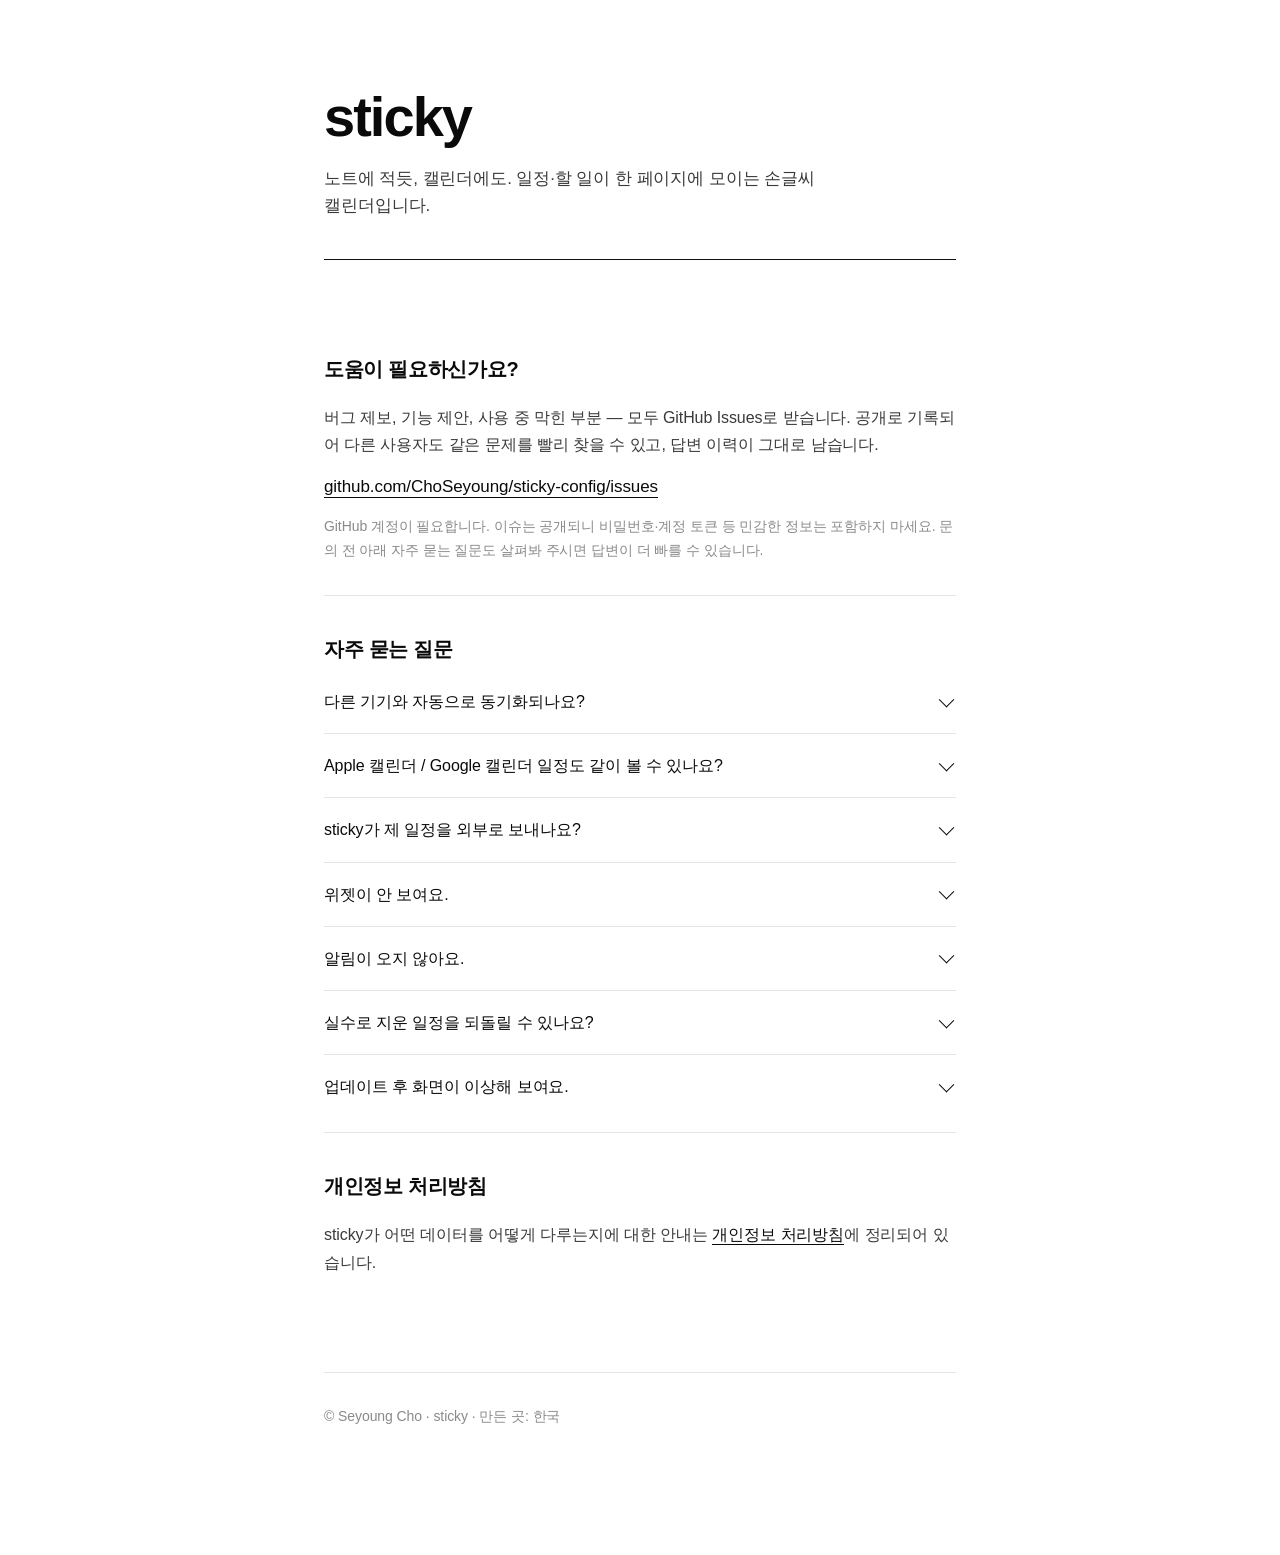
<file: index.html>
<!doctype html>
<html lang="ko">
<head>
<meta charset="utf-8">
<meta name="viewport" content="width=device-width, initial-scale=1">
<meta name="theme-color" content="#FFFFFF" media="(prefers-color-scheme: light)">
<meta name="theme-color" content="#0A0A0A" media="(prefers-color-scheme: dark)">
<title>sticky · 도움말</title>
<link rel="stylesheet" href="style.css">
</head>
<body>
<main class="wrap">

<header class="hero">
  <h1>sticky</h1>
  <p class="lede">노트에 적듯, 캘린더에도. 일정·할 일이 한 페이지에 모이는 손글씨 캘린더입니다.</p>
</header>

<section>
  <h2>도움이 필요하신가요?</h2>
  <p>
    버그 제보, 기능 제안, 사용 중 막힌 부분 — 모두 GitHub Issues로 받습니다.
    공개로 기록되어 다른 사용자도 같은 문제를 빨리 찾을 수 있고, 답변 이력이 그대로 남습니다.
  </p>
  <p class="contact">
    <a href="https://github.com/ChoSeyoung/sticky-config/issues">github.com/ChoSeyoung/sticky-config/issues</a>
  </p>
  <p class="muted">
    GitHub 계정이 필요합니다. 이슈는 공개되니 비밀번호·계정 토큰 등 민감한 정보는 포함하지 마세요.
    문의 전 아래 자주 묻는 질문도 살펴봐 주시면 답변이 더 빠를 수 있습니다.
  </p>
</section>

<section>
  <h2>자주 묻는 질문</h2>

  <details>
    <summary>다른 기기와 자동으로 동기화되나요?</summary>
    <p>
      같은 Apple ID로 로그인된 iPhone·iPad 사이는 iCloud로 자동 동기화됩니다.
      별도 계정이나 설정이 필요하지 않습니다.
    </p>
  </details>

  <details>
    <summary>Apple 캘린더 / Google 캘린더 일정도 같이 볼 수 있나요?</summary>
    <p>
      설정에서 권한을 허용하면 sticky 위에 함께 보입니다.
      외부 캘린더 일정은 <strong>읽기 전용</strong>으로 표시되며, sticky가 외부 캘린더를 수정하거나 새 일정을 외부에 만들지는 않습니다.
    </p>
  </details>

  <details>
    <summary>sticky가 제 일정을 외부로 보내나요?</summary>
    <p>
      아니요. 모든 일정·할 일은 사용자의 iCloud 계정 안에만 저장됩니다.
      sticky 운영자(만든 사람)가 그 데이터를 볼 수 있는 경로는 없습니다.
    </p>
  </details>

  <details>
    <summary>위젯이 안 보여요.</summary>
    <p>
      iPhone·iPad 홈 화면에서 빈 곳을 길게 눌러 편집 모드로 들어간 뒤,
      좌측 상단의 <strong>＋</strong>를 눌러 "sticky"를 검색해 위젯을 추가해 주세요.
      잠금화면 위젯도 동일하게 추가할 수 있습니다.
    </p>
  </details>

  <details>
    <summary>알림이 오지 않아요.</summary>
    <p>
      iOS 설정 → 알림 → sticky로 이동해 알림 허용이 켜져 있는지 확인해 주세요.
      집중 모드(Focus)나 방해 금지가 켜져 있으면 알림이 미뤄질 수 있습니다.
    </p>
  </details>

  <details>
    <summary>실수로 지운 일정을 되돌릴 수 있나요?</summary>
    <p>
      삭제 직후 화면 하단의 "되돌리기" 버튼으로 복구할 수 있습니다.
      그 외엔 iCloud의 동기화 시점에 따라 다른 기기에서 잠시 남아 있을 수 있어요.
    </p>
  </details>

  <details>
    <summary>업데이트 후 화면이 이상해 보여요.</summary>
    <p>
      앱을 한 번 종료하고 다시 실행해 주세요. 그래도 동일하다면
      <a href="https://github.com/ChoSeyoung/sticky-config/issues/new">GitHub Issues</a>에
      증상과 기기·iOS 버전을 적어 등록해 주시면 빠르게 확인해 드립니다.
    </p>
  </details>
</section>

<section>
  <h2>개인정보 처리방침</h2>
  <p>
    sticky가 어떤 데이터를 어떻게 다루는지에 대한 안내는
    <a href="privacy.html">개인정보 처리방침</a>에 정리되어 있습니다.
  </p>
</section>

<footer>
  <p class="muted">
    © Seyoung Cho · sticky · 만든 곳: 한국
  </p>
</footer>

</main>
</body>
</html>
</file>
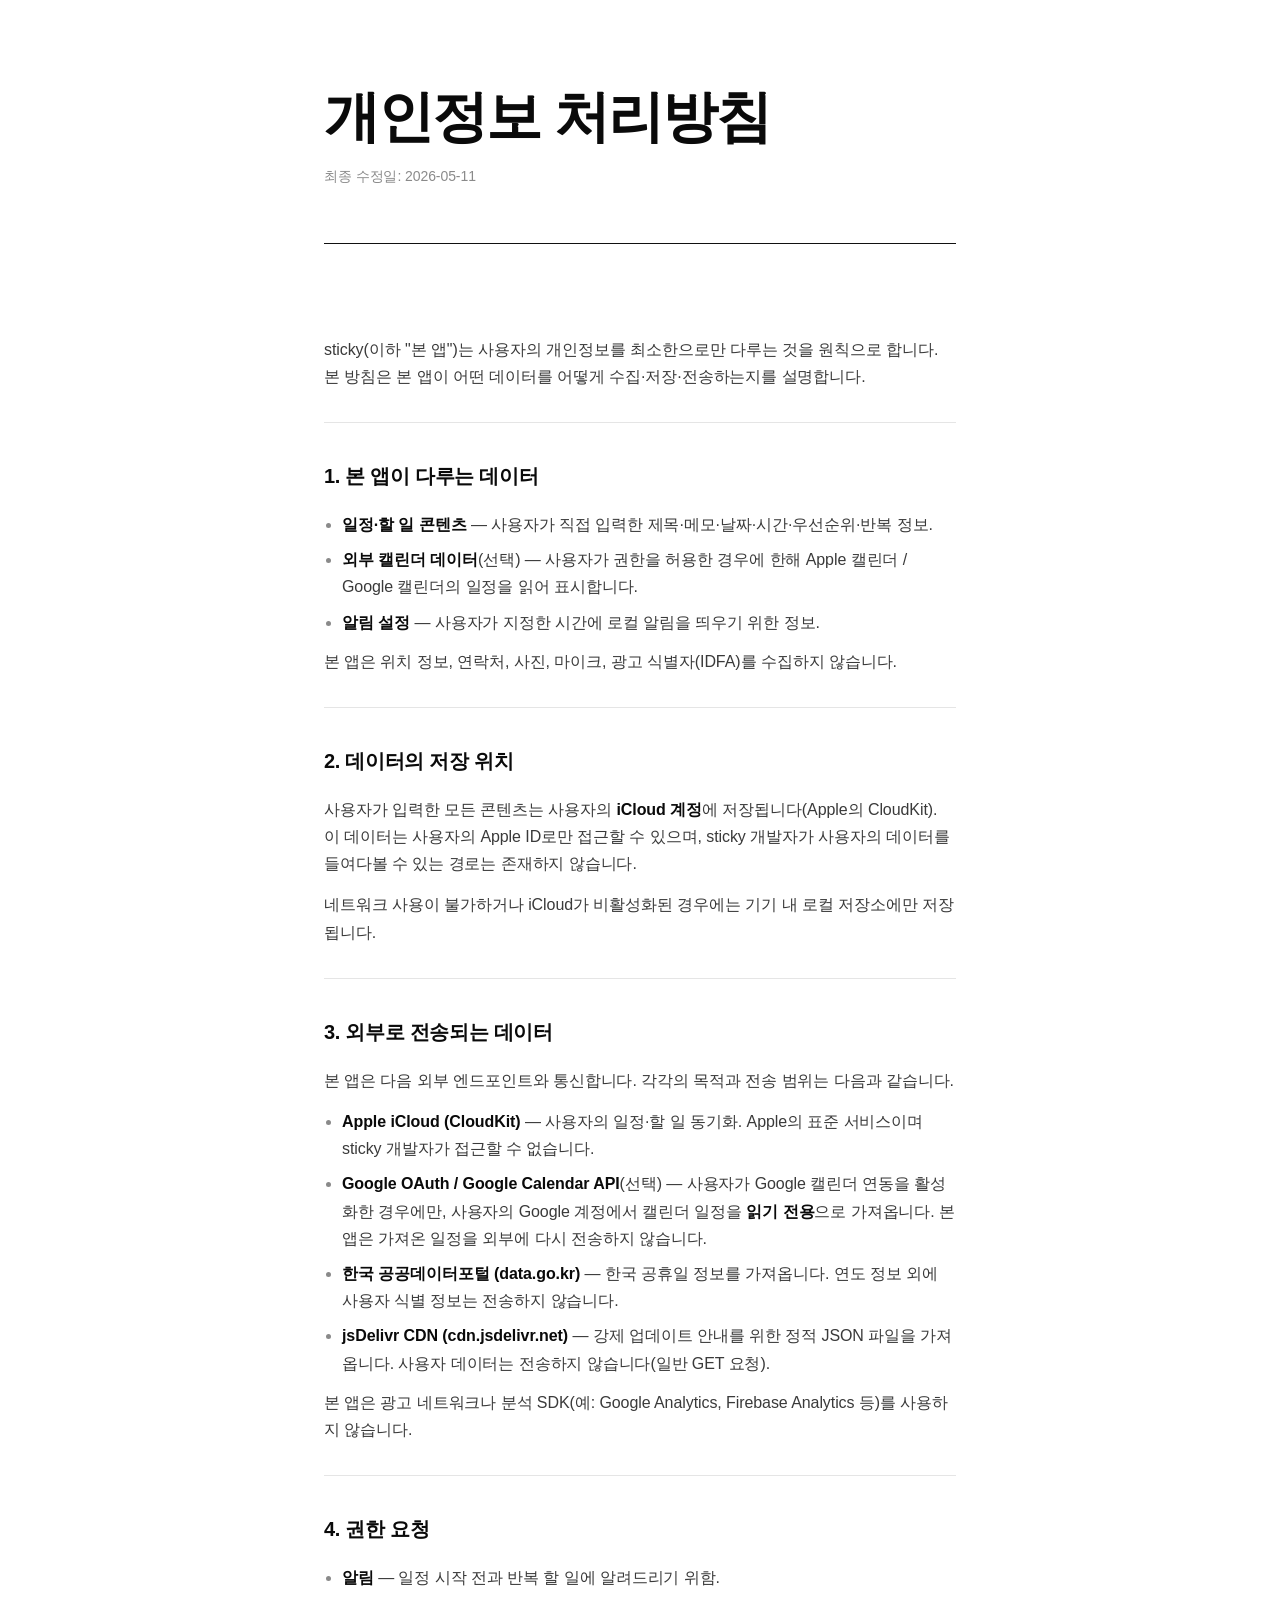
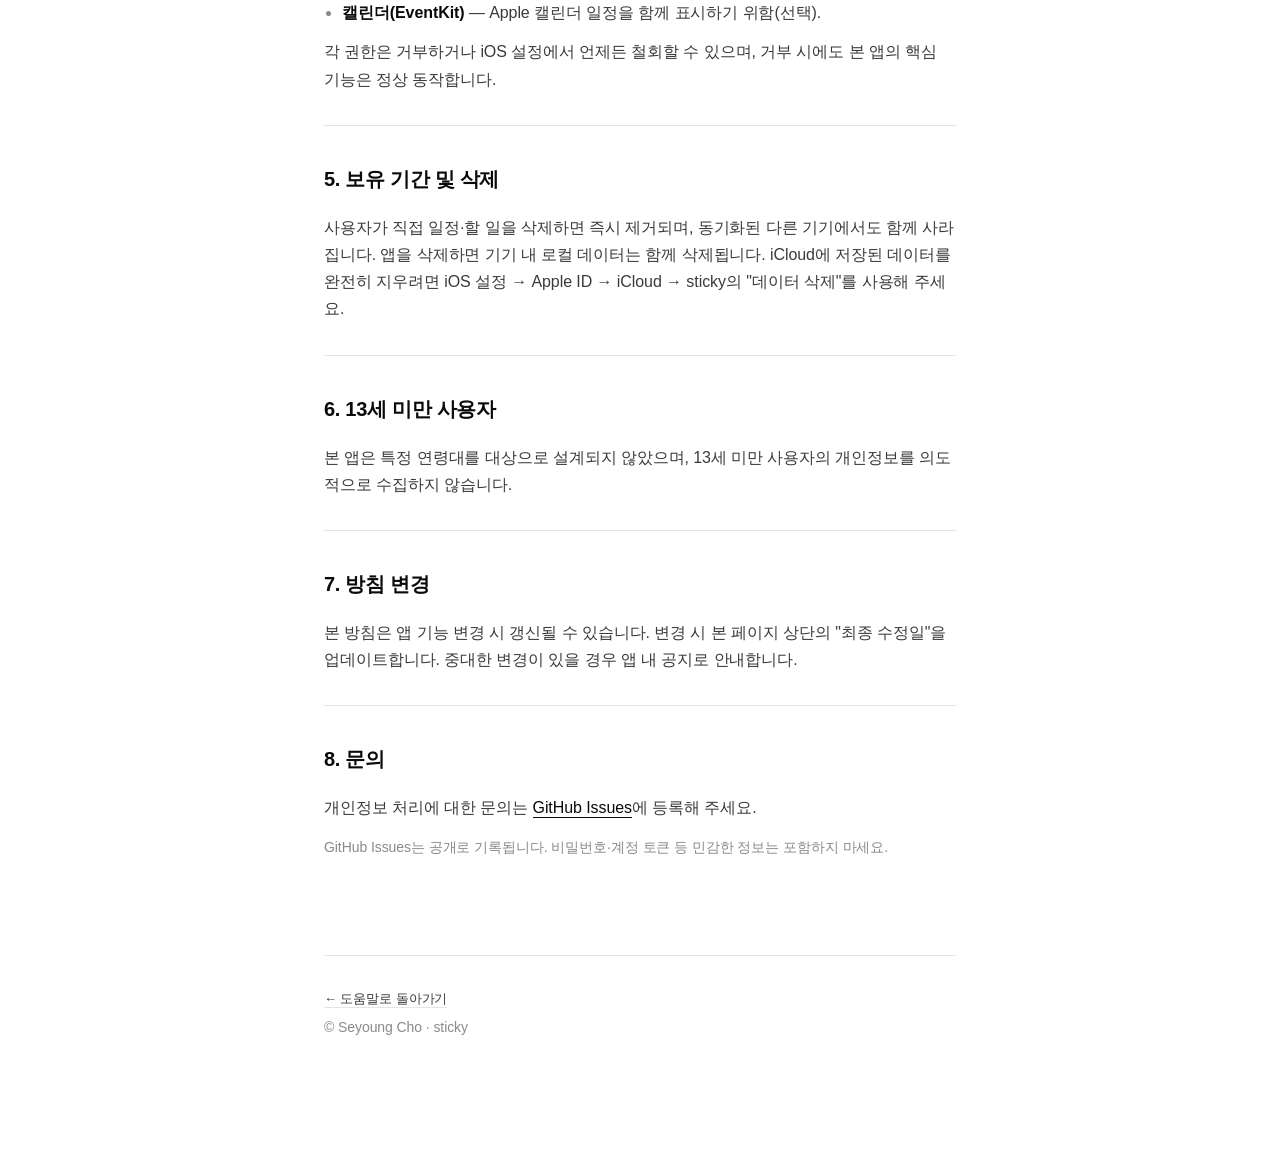
<file: privacy.html>
<!doctype html>
<html lang="ko">
<head>
<meta charset="utf-8">
<meta name="viewport" content="width=device-width, initial-scale=1">
<meta name="theme-color" content="#FFFFFF" media="(prefers-color-scheme: light)">
<meta name="theme-color" content="#0A0A0A" media="(prefers-color-scheme: dark)">
<title>sticky · 개인정보 처리방침</title>
<link rel="stylesheet" href="style.css">
</head>
<body>
<main class="wrap">

<header class="hero">
  <h1>개인정보 처리방침</h1>
  <p class="muted">최종 수정일: 2026-05-11</p>
</header>

<section>
  <p>
    sticky(이하 "본 앱")는 사용자의 개인정보를 최소한으로만 다루는 것을 원칙으로 합니다.
    본 방침은 본 앱이 어떤 데이터를 어떻게 수집·저장·전송하는지를 설명합니다.
  </p>
</section>

<section>
  <h2>1. 본 앱이 다루는 데이터</h2>
  <ul>
    <li><strong>일정·할 일 콘텐츠</strong> — 사용자가 직접 입력한 제목·메모·날짜·시간·우선순위·반복 정보.</li>
    <li><strong>외부 캘린더 데이터</strong>(선택) — 사용자가 권한을 허용한 경우에 한해 Apple 캘린더 / Google 캘린더의 일정을 읽어 표시합니다.</li>
    <li><strong>알림 설정</strong> — 사용자가 지정한 시간에 로컬 알림을 띄우기 위한 정보.</li>
  </ul>
  <p>
    본 앱은 위치 정보, 연락처, 사진, 마이크, 광고 식별자(IDFA)를 수집하지 않습니다.
  </p>
</section>

<section>
  <h2>2. 데이터의 저장 위치</h2>
  <p>
    사용자가 입력한 모든 콘텐츠는 사용자의 <strong>iCloud 계정</strong>에 저장됩니다(Apple의 CloudKit).
    이 데이터는 사용자의 Apple ID로만 접근할 수 있으며, sticky 개발자가 사용자의 데이터를 들여다볼 수 있는 경로는 존재하지 않습니다.
  </p>
  <p>
    네트워크 사용이 불가하거나 iCloud가 비활성화된 경우에는 기기 내 로컬 저장소에만 저장됩니다.
  </p>
</section>

<section>
  <h2>3. 외부로 전송되는 데이터</h2>
  <p>본 앱은 다음 외부 엔드포인트와 통신합니다. 각각의 목적과 전송 범위는 다음과 같습니다.</p>
  <ul>
    <li>
      <strong>Apple iCloud (CloudKit)</strong> — 사용자의 일정·할 일 동기화.
      Apple의 표준 서비스이며 sticky 개발자가 접근할 수 없습니다.
    </li>
    <li>
      <strong>Google OAuth / Google Calendar API</strong>(선택) — 사용자가 Google 캘린더 연동을 활성화한 경우에만,
      사용자의 Google 계정에서 캘린더 일정을 <strong>읽기 전용</strong>으로 가져옵니다.
      본 앱은 가져온 일정을 외부에 다시 전송하지 않습니다.
    </li>
    <li>
      <strong>한국 공공데이터포털 (data.go.kr)</strong> — 한국 공휴일 정보를 가져옵니다.
      연도 정보 외에 사용자 식별 정보는 전송하지 않습니다.
    </li>
    <li>
      <strong>jsDelivr CDN (cdn.jsdelivr.net)</strong> — 강제 업데이트 안내를 위한 정적 JSON 파일을 가져옵니다.
      사용자 데이터는 전송하지 않습니다(일반 GET 요청).
    </li>
  </ul>
  <p>본 앱은 광고 네트워크나 분석 SDK(예: Google Analytics, Firebase Analytics 등)를 사용하지 않습니다.</p>
</section>

<section>
  <h2>4. 권한 요청</h2>
  <ul>
    <li><strong>알림</strong> — 일정 시작 전과 반복 할 일에 알려드리기 위함.</li>
    <li><strong>캘린더(EventKit)</strong> — Apple 캘린더 일정을 함께 표시하기 위함(선택).</li>
  </ul>
  <p>각 권한은 거부하거나 iOS 설정에서 언제든 철회할 수 있으며, 거부 시에도 본 앱의 핵심 기능은 정상 동작합니다.</p>
</section>

<section>
  <h2>5. 보유 기간 및 삭제</h2>
  <p>
    사용자가 직접 일정·할 일을 삭제하면 즉시 제거되며, 동기화된 다른 기기에서도 함께 사라집니다.
    앱을 삭제하면 기기 내 로컬 데이터는 함께 삭제됩니다.
    iCloud에 저장된 데이터를 완전히 지우려면 iOS 설정 → Apple ID → iCloud → sticky의 "데이터 삭제"를 사용해 주세요.
  </p>
</section>

<section>
  <h2>6. 13세 미만 사용자</h2>
  <p>
    본 앱은 특정 연령대를 대상으로 설계되지 않았으며, 13세 미만 사용자의 개인정보를 의도적으로 수집하지 않습니다.
  </p>
</section>

<section>
  <h2>7. 방침 변경</h2>
  <p>
    본 방침은 앱 기능 변경 시 갱신될 수 있습니다. 변경 시 본 페이지 상단의 "최종 수정일"을 업데이트합니다.
    중대한 변경이 있을 경우 앱 내 공지로 안내합니다.
  </p>
</section>

<section>
  <h2>8. 문의</h2>
  <p>
    개인정보 처리에 대한 문의는
    <a href="https://github.com/ChoSeyoung/sticky-config/issues">GitHub Issues</a>에 등록해 주세요.
  </p>
  <p class="muted">
    GitHub Issues는 공개로 기록됩니다. 비밀번호·계정 토큰 등 민감한 정보는 포함하지 마세요.
  </p>
</section>

<footer>
  <p>
    <a href="index.html">← 도움말로 돌아가기</a>
  </p>
  <p class="muted">© Seyoung Cho · sticky</p>
</footer>

</main>
</body>
</html>
</file>
<file: style.css>
/* sticky support pages — monochrome editorial */
:root {
  --bg:        #FFFFFF;
  --bg-elev:   #FFFFFF;
  --ink:       #0A0A0A;
  --ink-2:     #3A3A3A;
  --ink-3:     #8A8A8A;
  --rule:      #E5E5E5;
  --rule-strong: #111111;
}

* { box-sizing: border-box; }

html { -webkit-text-size-adjust: 100%; }

body {
  margin: 0;
  background: var(--bg);
  color: var(--ink);
  font-family: -apple-system, BlinkMacSystemFont, "Apple SD Gothic Neo",
               "Pretendard", "Noto Sans KR", "Inter", "Segoe UI", Roboto, sans-serif;
  font-size: 16px;
  line-height: 1.7;
  letter-spacing: -0.005em;
  -webkit-font-smoothing: antialiased;
  -moz-osx-font-smoothing: grayscale;
}

.wrap {
  max-width: 680px;
  margin: 0 auto;
  padding: 88px 24px 120px;
}

.hero {
  text-align: left;
  margin-bottom: 56px;
  padding-bottom: 40px;
  border-bottom: 1px solid var(--rule-strong);
}

.hero h1 {
  font-size: 56px;
  font-weight: 700;
  letter-spacing: -0.035em;
  line-height: 1.05;
  margin: 0 0 18px;
}

.hero .lede {
  font-size: 17px;
  color: var(--ink-2);
  margin: 0;
  max-width: 52ch;
  line-height: 1.6;
}

section {
  background: transparent;
  border: 0;
  border-radius: 0;
  padding: 36px 0 32px;
  margin: 0;
  border-bottom: 1px solid var(--rule);
}

section:last-of-type {
  border-bottom: 0;
}

section h2 {
  font-size: 20px;
  font-weight: 700;
  letter-spacing: -0.015em;
  margin: 0 0 18px;
  color: var(--ink);
}

section p {
  margin: 0 0 14px;
  color: var(--ink-2);
}
section p:last-child { margin-bottom: 0; }

section ul {
  margin: 0 0 12px;
  padding-left: 18px;
  color: var(--ink-2);
}
section li {
  margin-bottom: 8px;
}
section li::marker {
  color: var(--ink-3);
}

strong {
  color: var(--ink);
  font-weight: 600;
}

a {
  color: var(--ink);
  text-decoration: none;
  border-bottom: 1px solid var(--ink);
  padding-bottom: 1px;
  transition: opacity 120ms ease;
}
a:hover { opacity: 0.55; }

.muted {
  color: var(--ink-3);
  font-size: 14px;
}

.contact {
  font-size: 17px;
  margin-top: 14px;
  margin-bottom: 14px !important;
}
.contact a {
  font-weight: 500;
  word-break: break-all;
}

/* FAQ */
details {
  border-top: 1px solid var(--rule);
  padding: 18px 0;
}
details:first-of-type {
  border-top: 0;
  padding-top: 4px;
}
details:last-of-type {
  padding-bottom: 0;
}

summary {
  cursor: pointer;
  font-weight: 500;
  color: var(--ink);
  list-style: none;
  position: relative;
  padding-right: 32px;
  outline: none;
}
summary::-webkit-details-marker { display: none; }
summary::after {
  content: "";
  position: absolute;
  right: 4px;
  top: 50%;
  width: 10px;
  height: 10px;
  border-right: 1.5px solid var(--ink);
  border-bottom: 1.5px solid var(--ink);
  transform: translateY(-70%) rotate(45deg);
  transition: transform 160ms ease;
}
details[open] summary::after {
  transform: translateY(-30%) rotate(-135deg);
}
summary:focus-visible {
  outline: 2px solid var(--ink);
  outline-offset: 4px;
  border-radius: 2px;
}

details p {
  margin-top: 12px;
  color: var(--ink-2);
}

/* Footer */
footer {
  margin-top: 64px;
  padding-top: 32px;
  border-top: 1px solid var(--rule);
  text-align: left;
  font-size: 13px;
}
footer p {
  margin: 0 0 6px;
  color: var(--ink-3);
}
footer a {
  color: var(--ink-2);
  border-bottom-color: var(--rule);
}

/* Small screens */
@media (max-width: 520px) {
  .wrap {
    padding: 56px 20px 80px;
  }
  .hero {
    margin-bottom: 40px;
    padding-bottom: 32px;
  }
  .hero h1 {
    font-size: 40px;
  }
  .hero .lede {
    font-size: 16px;
  }
  section {
    padding: 28px 0 26px;
  }
  section h2 {
    font-size: 18px;
  }
}

/* Dark mode — pure inversion */
@media (prefers-color-scheme: dark) {
  :root {
    --bg:        #0A0A0A;
    --bg-elev:   #0A0A0A;
    --ink:       #FFFFFF;
    --ink-2:     #C7C7C7;
    --ink-3:     #7A7A7A;
    --rule:      #232323;
    --rule-strong: #FFFFFF;
  }
}
</file>
